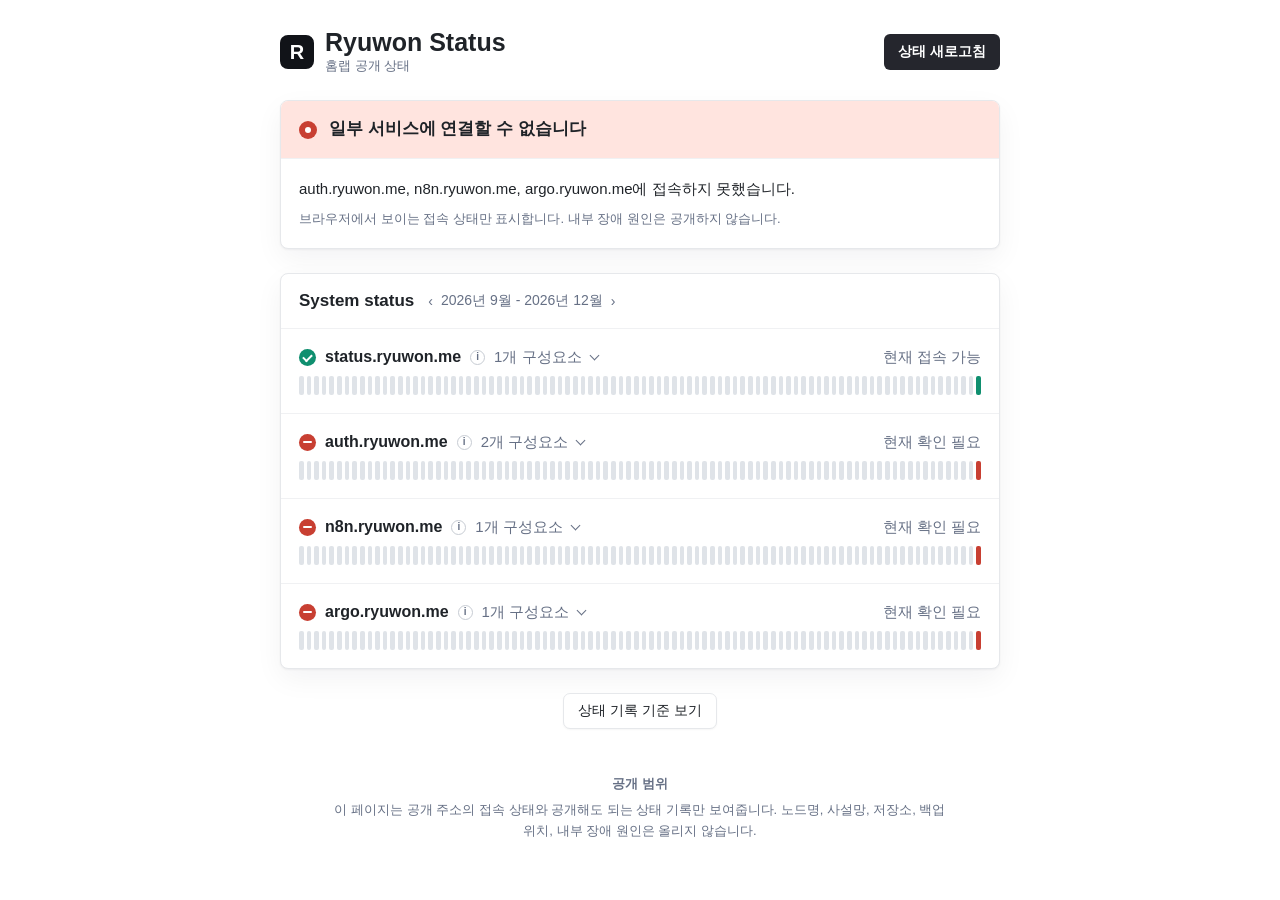
<file: platform/workloads/status/index.html>
<!doctype html>
<html lang="ko">
  <head>
    <meta charset="utf-8">
    <meta name="viewport" content="width=device-width, initial-scale=1">
    <meta name="description" content="Ryuwon Lab public service status">
    <title>Ryuwon Status</title>
    <link rel="icon" href="data:image/svg+xml,%3Csvg xmlns='http://www.w3.org/2000/svg' viewBox='0 0 64 64'%3E%3Crect width='64' height='64' rx='12' fill='%23101010'/%3E%3Ctext x='32' y='42' text-anchor='middle' font-family='Arial,sans-serif' font-size='30' font-weight='800' fill='white'%3ER%3C/text%3E%3C/svg%3E">
    <link rel="stylesheet" href="./styles.css">
  </head>
  <body>
    <main class="shell">
      <header class="page-header" aria-label="상태 페이지 머리말">
        <a class="brand" href="https://ryuwon.me" aria-label="Ryuwon 홈">
          <span class="brand-mark">R</span>
          <span class="brand-copy">
            <strong>Ryuwon Status</strong>
            <em>홈랩 공개 상태</em>
          </span>
        </a>
        <button class="refresh-button" type="button" id="refresh-control">상태 새로고침</button>
      </header>

      <section class="notice checking" id="status-notice" aria-labelledby="notice-title">
        <div class="notice-banner">
          <span class="state-symbol" aria-hidden="true"></span>
          <h1 id="notice-title">주소를 확인하는 중입니다</h1>
        </div>
        <div class="notice-body">
          <p id="notice-copy">밖에서 열어볼 수 있는 주소만 확인합니다.</p>
          <p class="notice-meta" id="notice-meta">잠시만 기다려 주세요.</p>
        </div>
      </section>

      <section class="status-board" aria-labelledby="system-title">
        <div class="board-head">
          <h2 id="system-title">System status</h2>
          <div class="date-range" aria-label="표시 기간">
            <span aria-hidden="true">&lsaquo;</span>
            <span id="status-range">최근 상태 범위를 준비하고 있습니다.</span>
            <span aria-hidden="true">&rsaquo;</span>
          </div>
        </div>

        <div class="service-list" id="service-list"></div>
        <div class="segment-tooltip" id="segment-tooltip" role="tooltip" hidden></div>
      </section>

      <section class="history-action" aria-label="상태 기록">
        <a class="history-link" href="#public-note">상태 기록 기준 보기</a>
      </section>

      <section class="policy" id="public-note" aria-labelledby="policy-title">
        <h2 id="policy-title">공개 범위</h2>
        <p>
          이 페이지는 공개 주소의 접속 상태와 공개해도 되는 상태 기록만 보여줍니다.
          노드명, 사설망, 저장소, 백업 위치, 내부 장애 원인은 올리지 않습니다.
        </p>
      </section>
    </main>

    <template id="service-template">
      <article class="service-row">
        <div class="service-head">
          <div class="service-title">
            <span class="service-status-icon" aria-hidden="true"></span>
            <strong class="service-name"></strong>
            <span class="service-info" aria-label="공개해도 되는 상태만 표시합니다">i</span>
            <span class="component-count"></span>
            <span class="service-chevron" aria-hidden="true"></span>
          </div>
          <span class="history-value"></span>
        </div>
        <p class="service-label"></p>
        <div class="availability-strip" aria-label=""></div>
      </article>
    </template>

    <script src="./app.js"></script>
  </body>
</html>
</file>
<file: platform/workloads/status/styles.css>
:root {
  color-scheme: light;
  --bg: #ffffff;
  --surface: #ffffff;
  --surface-soft: #fbfbfc;
  --text: #1f2328;
  --text-muted: #667085;
  --line: #e6e8eb;
  --line-soft: #f0f1f3;
  --green: #0f8f6f;
  --yellow: #b97812;
  --yellow-soft: #fff0bd;
  --red: #c83f32;
  --red-soft: #ffe4df;
  --unknown: #dfe3e8;
  --focus-ring: rgba(34, 197, 158, 0.32);
  --shadow: 0 1px 2px rgba(20, 24, 31, 0.05), 0 10px 28px rgba(20, 24, 31, 0.05);
  --tooltip-shadow: 0 14px 40px rgba(20, 24, 31, 0.18);
  font-family: -apple-system, BlinkMacSystemFont, "Apple SD Gothic Neo", "Pretendard",
    "Malgun Gothic", "Segoe UI", sans-serif;
}

* {
  box-sizing: border-box;
}

html {
  background: var(--bg);
}

body {
  min-width: 320px;
  margin: 0;
  color: var(--text);
  background: var(--bg);
  -webkit-font-smoothing: antialiased;
  text-rendering: optimizeLegibility;
}

button,
a {
  font: inherit;
}

a {
  color: inherit;
  text-decoration: none;
}

[hidden] {
  display: none !important;
}

.shell {
  width: min(720px, calc(100% - 40px));
  margin: 0 auto;
  padding: 30px 0 56px;
}

.page-header {
  display: flex;
  align-items: center;
  justify-content: space-between;
  gap: 20px;
  margin-bottom: 26px;
}

.brand {
  display: inline-flex;
  align-items: center;
  gap: 11px;
  min-width: 0;
}

.brand-mark {
  display: inline-flex;
  align-items: center;
  justify-content: center;
  width: 34px;
  height: 34px;
  flex: 0 0 auto;
  border-radius: 8px;
  background: #111318;
  color: #ffffff;
  font-size: 20px;
  font-weight: 800;
  line-height: 1;
}

.brand-copy {
  display: grid;
  gap: 3px;
  min-width: 0;
}

.brand strong {
  overflow-wrap: anywhere;
  font-size: 25px;
  font-weight: 760;
  letter-spacing: 0;
  line-height: 1;
}

.brand em {
  color: var(--text-muted);
  font-size: 13px;
  font-style: normal;
  font-weight: 520;
  line-height: 1.25;
}

.refresh-button {
  min-height: 36px;
  padding: 0 14px;
  border: 0;
  border-radius: 6px;
  background: #25262d;
  color: #ffffff;
  cursor: pointer;
  font-size: 14px;
  font-weight: 640;
  white-space: nowrap;
  transition: background 140ms ease, transform 140ms ease, opacity 140ms ease;
}

.refresh-button:hover {
  background: #111318;
}

.refresh-button:active {
  transform: translateY(1px);
}

.refresh-button:disabled {
  cursor: progress;
  opacity: 0.58;
}

.refresh-button:focus-visible,
.segment-button:focus-visible,
.history-link:focus-visible,
.brand:focus-visible {
  outline: 3px solid var(--focus-ring);
  outline-offset: 3px;
}

.notice,
.status-board {
  overflow: hidden;
  border: 1px solid var(--line);
  border-radius: 8px;
  background: var(--surface);
  box-shadow: var(--shadow);
}

.notice {
  margin-bottom: 24px;
}

.notice-banner {
  display: flex;
  align-items: center;
  gap: 12px;
  min-height: 58px;
  padding: 16px 18px;
  border-bottom: 1px solid var(--line-soft);
  background: var(--surface-soft);
}

.notice.checking .notice-banner {
  background: var(--surface-soft);
}

.notice.ok .notice-banner {
  background: #ecfdf8;
}

.notice.warn .notice-banner {
  background: var(--yellow-soft);
}

.notice.down .notice-banner {
  background: var(--red-soft);
}

.state-symbol {
  position: relative;
  width: 18px;
  height: 18px;
  flex: 0 0 auto;
  border-radius: 999px;
  background: var(--unknown);
}

.notice.ok .state-symbol {
  background: var(--green);
}

.notice.warn .state-symbol {
  border-radius: 3px;
  background: var(--yellow);
  clip-path: polygon(50% 4%, 96% 92%, 4% 92%);
}

.notice.down .state-symbol {
  background: var(--red);
}

.state-symbol::after {
  position: absolute;
  inset: 6px;
  border-radius: 999px;
  background: #ffffff;
  content: "";
}

.notice.warn .state-symbol::after {
  inset: auto;
  top: 7px;
  left: 8px;
  width: 2px;
  height: 6px;
  border-radius: 1px;
}

.notice h1 {
  margin: 0;
  font-size: 17px;
  font-weight: 720;
  letter-spacing: 0;
  line-height: 1.35;
  word-break: keep-all;
}

.notice-body {
  padding: 18px;
}

.notice p {
  margin: 0;
  color: var(--text);
  font-size: 15px;
  font-weight: 450;
  line-height: 1.6;
  word-break: keep-all;
}

.notice-meta {
  margin-top: 8px !important;
  color: var(--text-muted) !important;
  font-size: 13px !important;
}

.board-head {
  display: flex;
  align-items: center;
  gap: 14px;
  padding: 17px 18px;
  border-bottom: 1px solid var(--line-soft);
}

.board-head h2 {
  margin: 0;
  font-size: 17px;
  font-weight: 700;
  letter-spacing: 0;
  line-height: 1.2;
  white-space: nowrap;
}

.date-range {
  display: inline-flex;
  align-items: center;
  gap: 8px;
  min-width: 0;
  color: var(--text-muted);
  font-size: 14px;
  font-weight: 520;
}

.date-range span {
  overflow: hidden;
  text-overflow: ellipsis;
  white-space: nowrap;
}

.service-list {
  display: grid;
}

.service-row {
  display: grid;
  gap: 9px;
  padding: 18px;
}

.service-row + .service-row {
  border-top: 1px solid var(--line-soft);
}

.service-head {
  display: flex;
  align-items: center;
  justify-content: space-between;
  gap: 16px;
  min-width: 0;
}

.service-title {
  display: flex;
  align-items: center;
  gap: 9px;
  min-width: 0;
}

.service-status-icon {
  position: relative;
  width: 17px;
  height: 17px;
  flex: 0 0 auto;
  border-radius: 999px;
  background: var(--unknown);
}

.service-row.ok .service-status-icon {
  background: var(--green);
}

.service-row.warn .service-status-icon {
  border-radius: 3px;
  background: var(--yellow);
  clip-path: polygon(50% 4%, 96% 92%, 4% 92%);
}

.service-row.down .service-status-icon {
  background: var(--red);
}

.service-status-icon::after {
  position: absolute;
  top: 5px;
  left: 4px;
  width: 7px;
  height: 4px;
  border-bottom: 2px solid #ffffff;
  border-left: 2px solid #ffffff;
  transform: rotate(-45deg);
  content: "";
}

.service-row.warn .service-status-icon::after {
  top: 7px;
  left: 7px;
  width: 2px;
  height: 6px;
  border: 0;
  border-radius: 1px;
  background: #ffffff;
  transform: none;
}

.service-row.down .service-status-icon::after {
  top: 7px;
  left: 4px;
  width: 9px;
  height: 2px;
  border: 0;
  border-radius: 2px;
  background: #ffffff;
  transform: none;
}

.service-name {
  overflow: hidden;
  color: var(--text);
  text-overflow: ellipsis;
  white-space: nowrap;
  font-size: 16px;
  font-weight: 650;
  line-height: 1.25;
}

.service-info {
  display: inline-flex;
  align-items: center;
  justify-content: center;
  width: 15px;
  height: 15px;
  flex: 0 0 auto;
  border: 1px solid #c7ccd3;
  border-radius: 999px;
  color: var(--text-muted);
  font-size: 10px;
  font-weight: 740;
  line-height: 1;
}

.component-count {
  color: var(--text-muted);
  font-size: 15px;
  font-weight: 500;
  line-height: 1.25;
  white-space: nowrap;
}

.service-chevron {
  width: 7px;
  height: 7px;
  flex: 0 0 auto;
  border-right: 1.5px solid var(--text-muted);
  border-bottom: 1.5px solid var(--text-muted);
  transform: translateY(-2px) rotate(45deg);
}

.history-value {
  flex: 0 0 auto;
  color: var(--text-muted);
  font-size: 15px;
  font-variant-numeric: tabular-nums;
  font-weight: 500;
  line-height: 1.25;
  white-space: nowrap;
}

.service-label {
  display: none;
  margin: -2px 0 0 26px;
  color: var(--text-muted);
  font-size: 13px;
  line-height: 1.4;
}

.availability-strip {
  display: grid;
  grid-template-columns: repeat(90, minmax(2px, 1fr));
  gap: 3px;
  width: 100%;
  min-height: 19px;
}

.segment-button {
  width: 100%;
  min-width: 2px;
  height: 19px;
  padding: 0;
  border: 0;
  border-radius: 2px;
  background: var(--unknown);
  cursor: pointer;
  transition: filter 120ms ease, transform 120ms ease;
}

.segment-button:hover,
.segment-button:focus-visible {
  filter: brightness(0.94);
  transform: translateY(-1px);
}

.segment-button.ok {
  background: var(--green);
}

.segment-button.warn {
  background: var(--yellow);
}

.segment-button.down {
  background: var(--red);
}

.segment-button.checking,
.segment-button.unknown {
  background: var(--unknown);
}

.segment-tooltip {
  position: fixed;
  z-index: 30;
  width: min(286px, calc(100vw - 28px));
  padding: 13px 14px;
  border: 1px solid var(--line);
  border-radius: 7px;
  background: var(--surface);
  color: var(--text);
  box-shadow: var(--tooltip-shadow);
  font-size: 14px;
  line-height: 1.45;
  opacity: 0;
  pointer-events: none;
  transform: translateY(2px);
  transition: opacity 120ms ease, transform 120ms ease;
}

.segment-tooltip.visible {
  opacity: 1;
  transform: translateY(0);
}

.tooltip-date {
  display: block;
  margin-bottom: 9px;
  color: var(--text-muted);
  font-size: 13px;
  font-weight: 520;
}

.tooltip-events {
  display: grid;
  gap: 9px;
  margin: 0;
  padding: 0;
  list-style: none;
}

.tooltip-events li {
  display: grid;
  grid-template-columns: 16px 1fr;
  gap: 8px;
  align-items: start;
  color: var(--text);
  font-size: 14px;
  font-weight: 510;
}

.tooltip-event-icon {
  position: relative;
  width: 15px;
  height: 15px;
  margin-top: 2px;
  border-radius: 999px;
  background: var(--green);
}

.tooltip-event-icon::after {
  position: absolute;
  top: 5px;
  left: 4px;
  width: 6px;
  height: 4px;
  border-bottom: 2px solid #ffffff;
  border-left: 2px solid #ffffff;
  transform: rotate(-45deg);
  content: "";
}

.tooltip-event-icon.warn {
  border-radius: 3px;
  background: var(--yellow);
  clip-path: polygon(50% 4%, 96% 92%, 4% 92%);
}

.tooltip-event-icon.warn::after,
.tooltip-event-icon.checking::after {
  top: 6px;
  left: 7px;
  width: 2px;
  height: 5px;
  border: 0;
  border-radius: 1px;
  background: #ffffff;
  transform: none;
}

.tooltip-event-icon.down {
  background: var(--red);
}

.tooltip-event-icon.down::after {
  top: 7px;
  left: 4px;
  width: 7px;
  height: 2px;
  border: 0;
  border-radius: 2px;
  background: #ffffff;
  transform: none;
}

.tooltip-event-icon.checking {
  background: var(--unknown);
}

.tooltip-event-icon.unknown {
  background: var(--unknown);
}

.tooltip-event-icon.unknown::after {
  top: 6px;
  left: 6px;
  width: 3px;
  height: 3px;
  border: 0;
  border-radius: 999px;
  background: #ffffff;
  transform: none;
}

.history-action {
  display: flex;
  justify-content: center;
  padding: 24px 0 28px;
}

.history-link {
  display: inline-flex;
  align-items: center;
  min-height: 36px;
  padding: 0 14px;
  border: 1px solid var(--line);
  border-radius: 7px;
  background: var(--surface);
  color: var(--text);
  box-shadow: 0 1px 2px rgba(20, 24, 31, 0.04);
  font-size: 14px;
  font-weight: 570;
}

.policy {
  padding: 18px 0 0;
  color: var(--text-muted);
  text-align: center;
}

.policy h2 {
  margin: 0;
  font-size: 13px;
  font-weight: 650;
  letter-spacing: 0;
}

.policy p {
  max-width: 620px;
  margin: 7px auto 0;
  color: var(--text-muted);
  font-size: 13px;
  font-weight: 450;
  line-height: 1.6;
  word-break: keep-all;
}

@media (max-width: 720px) {
  .shell {
    width: min(100% - 28px, 720px);
    padding-top: 24px;
  }

  .brand strong {
    font-size: 22px;
  }

  .refresh-button {
    min-height: 34px;
    padding: 0 12px;
    font-size: 13px;
  }

  .notice-banner,
  .notice-body,
  .board-head,
  .service-row {
    padding-right: 15px;
    padding-left: 15px;
  }

  .availability-strip {
    grid-template-columns: repeat(90, minmax(1px, 1fr));
    gap: 2px;
  }
}

@media (max-width: 520px) {
  .shell {
    width: calc(100% - 22px);
    padding-top: 18px;
  }

  .page-header {
    align-items: flex-start;
    gap: 12px;
  }

  .brand {
    gap: 9px;
  }

  .brand-mark {
    width: 30px;
    height: 30px;
    border-radius: 7px;
    font-size: 18px;
  }

  .brand strong {
    font-size: 19px;
  }

  .brand em {
    font-size: 12px;
  }

  .refresh-button {
    min-width: 42px;
    padding: 0 10px;
    color: transparent;
    font-size: 0;
  }

  .refresh-button::before {
    color: #ffffff;
    font-size: 13px;
    content: "새로고침";
  }

  .notice h1 {
    font-size: 16px;
  }

  .notice p {
    font-size: 14px;
  }

  .board-head {
    display: grid;
    gap: 8px;
  }

  .date-range {
    font-size: 13px;
  }

  .service-head {
    display: grid;
    gap: 6px;
  }

  .service-title {
    max-width: 100%;
  }

  .service-name {
    font-size: 15px;
  }

  .component-count,
  .history-value {
    font-size: 13px;
  }

  .service-label {
    display: block;
  }

  .availability-strip {
    gap: 1px;
  }

  .segment-button {
    min-width: 1px;
    height: 18px;
  }
}
</file>
